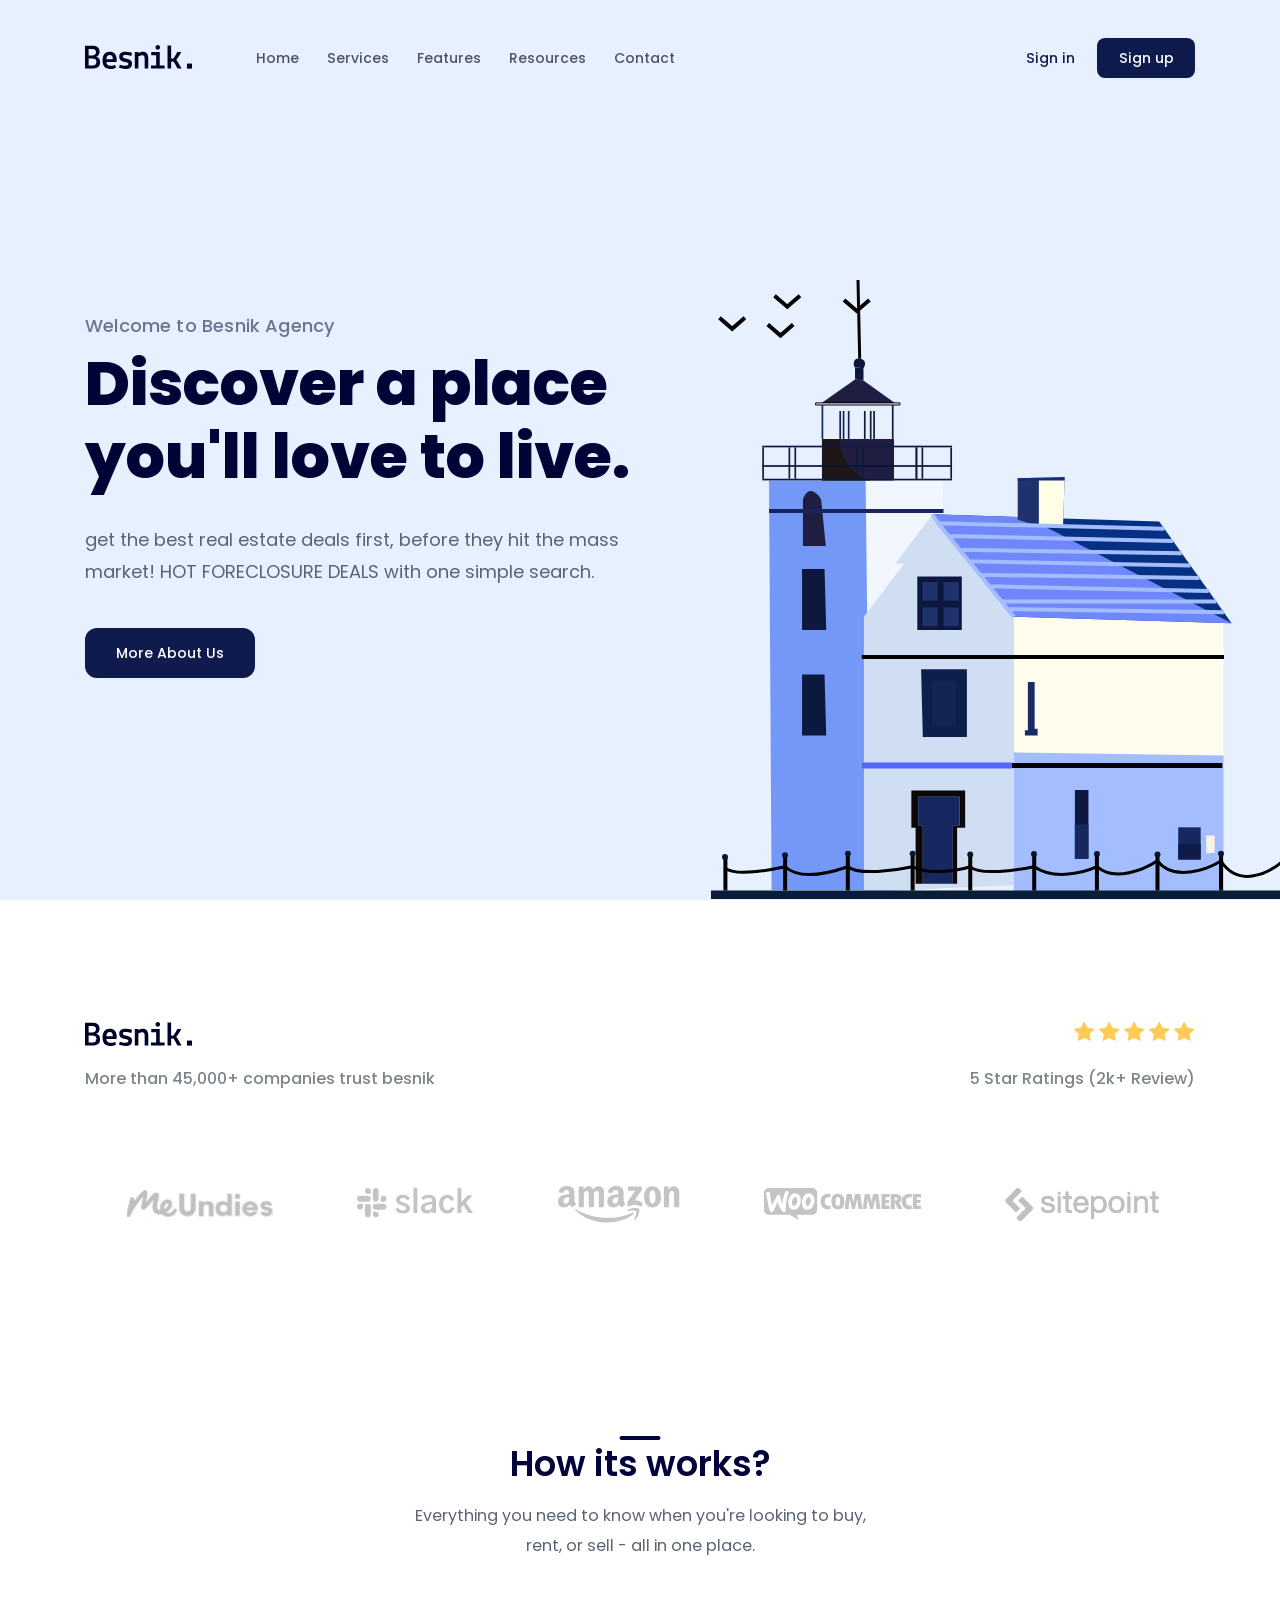
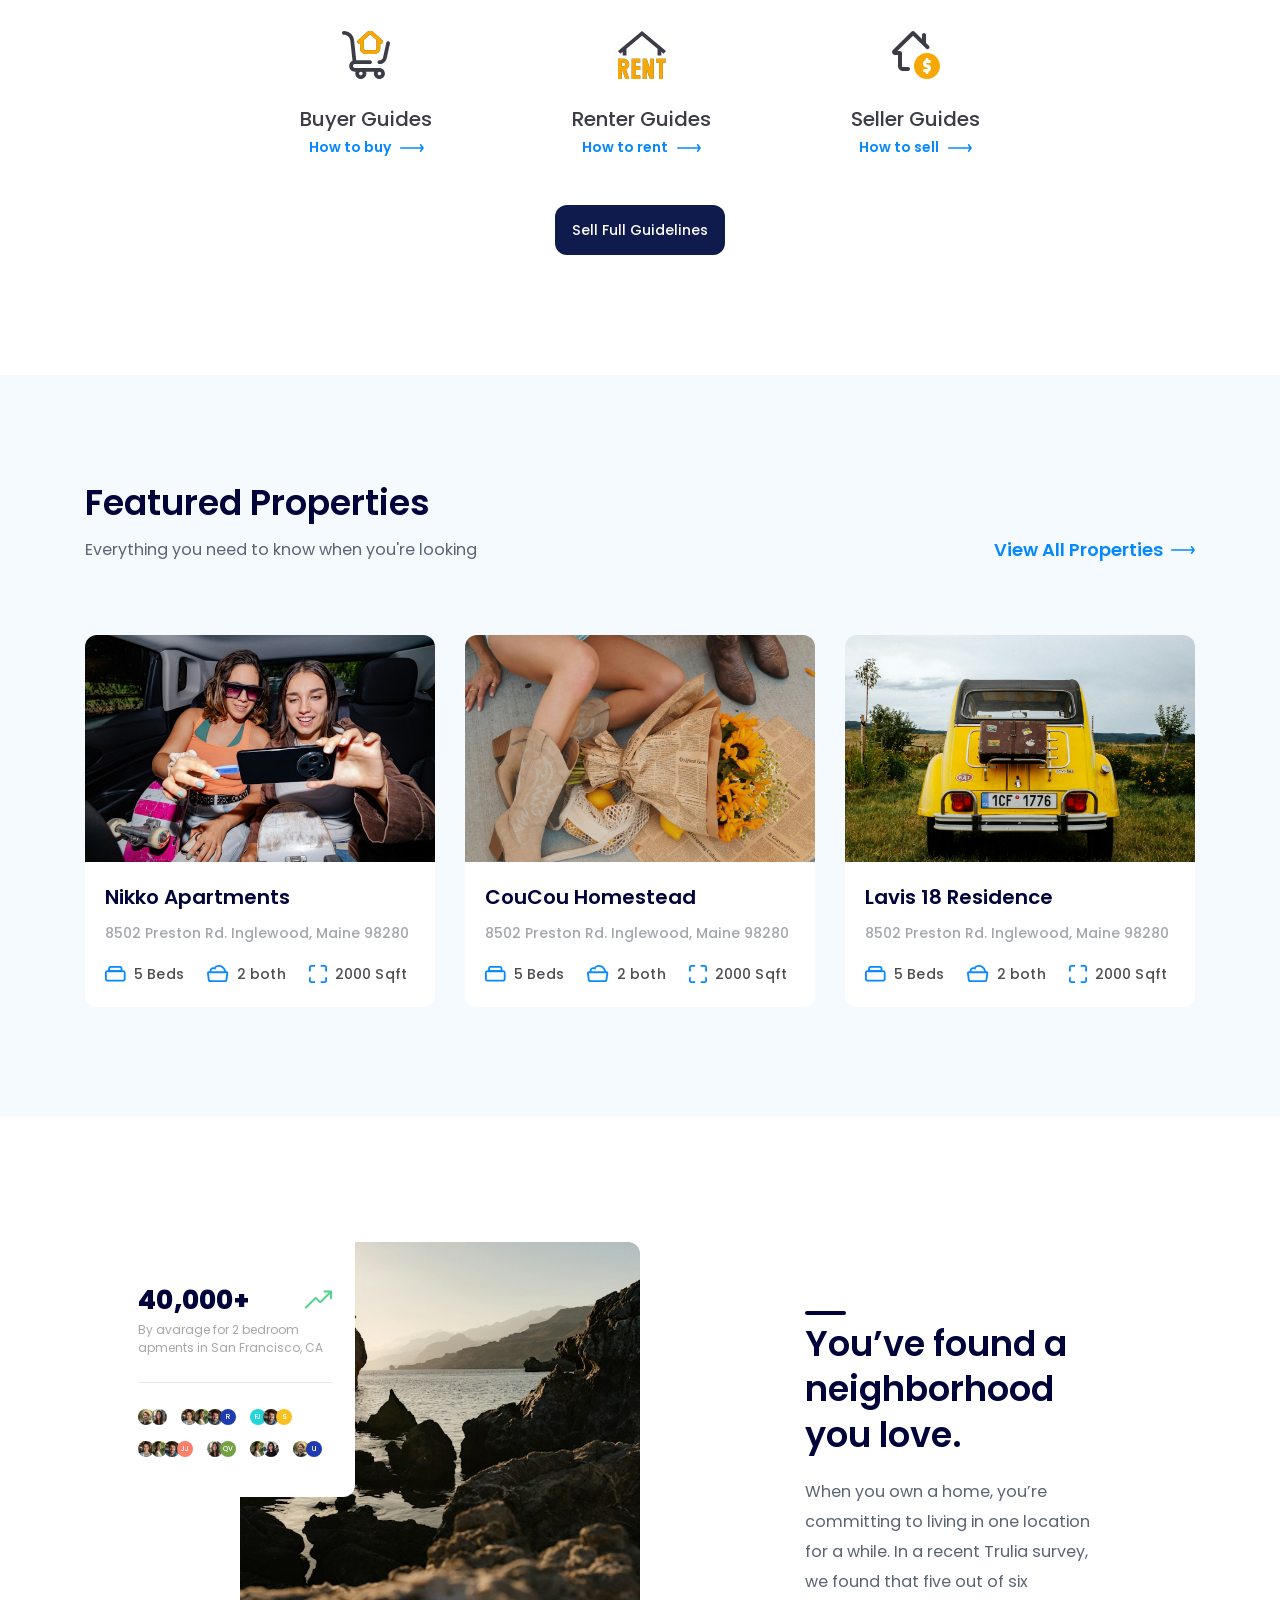
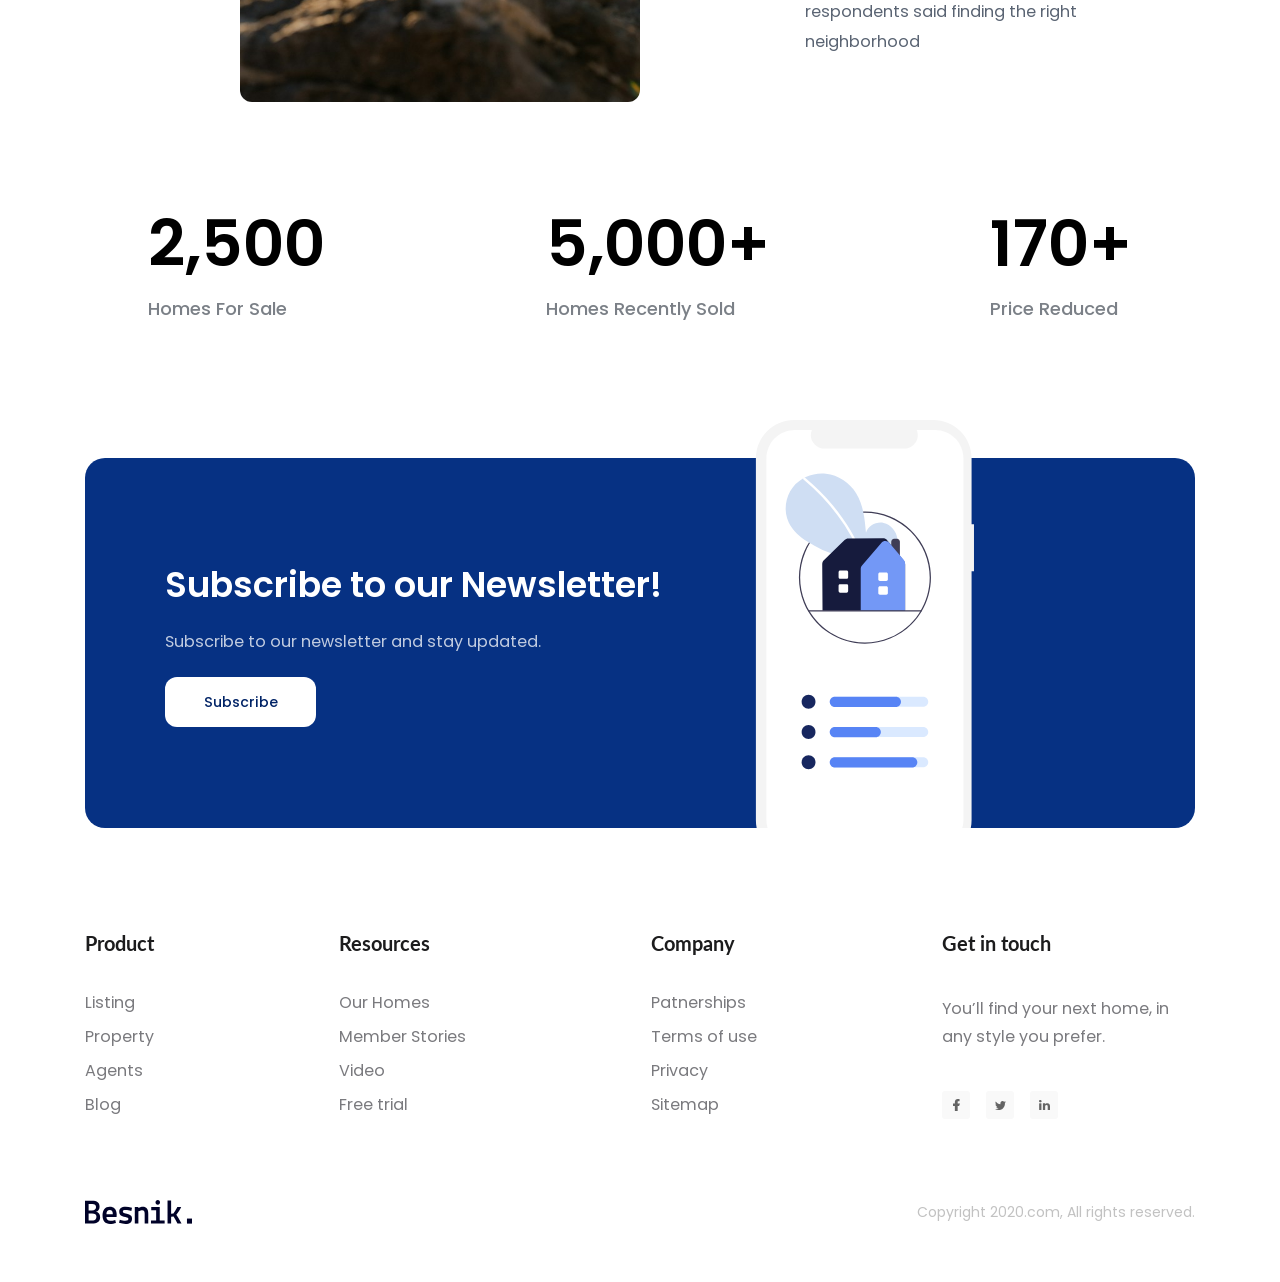
<file: index.html>
<!doctype html>
<html lang="en">
    <head>
        <meta charset="UTF-8" />
        <meta name="viewport" content="width=device-width, initial-scale=1.0" />
        <title>F8 Project 1234</title>

        <!-- Favicon -->
        <link rel="apple-touch-icon" sizes="57x57" href="./assets/favicon" />
        <link
            rel="apple-touch-icon"
            sizes="60x60"
            href="./assets/favicon/apple-icon-60x60.png"
        />
        <link
            rel="apple-touch-icon"
            sizes="72x72"
            href="./assets/favicon/apple-icon-72x72.png"
        />
        <link
            rel="apple-touch-icon"
            sizes="76x76"
            href="./assets/favicon/apple-icon-76x76.png"
        />
        <link
            rel="apple-touch-icon"
            sizes="114x114"
            href="./assets/favicon/apple-icon-114x114.png"
        />
        <link
            rel="apple-touch-icon"
            sizes="120x120"
            href="./assets/favicon/apple-icon-120x120.png"
        />
        <link
            rel="apple-touch-icon"
            sizes="144x144"
            href="./assets/favicon/apple-icon-144x144.png"
        />
        <link
            rel="apple-touch-icon"
            sizes="152x152"
            href="./assets/favicon/apple-icon-152x152.png"
        />
        <link
            rel="apple-touch-icon"
            sizes="180x180"
            href="./assets/favicon/apple-icon-180x180.png"
        />
        <link
            rel="icon"
            type="image/png"
            sizes="192x192"
            href="./assets/favicon/android-icon-192x192.png"
        />
        <link
            rel="icon"
            type="image/png"
            sizes="32x32"
            href="./assets/favicon/favicon-32x32.png"
        />
        <link
            rel="icon"
            type="image/png"
            sizes="96x96"
            href="./assets/favicon/favicon-96x96.png"
        />
        <link
            rel="icon"
            type="image/png"
            sizes="16x16"
            href="./assets/favicon/favicon-16x16.png"
        />
        <link rel="manifest" href="./assets/favicon/manifest.json" />
        <meta name="msapplication-TileColor" content="#ffffff" />
        <meta
            name="msapplication-TileImage"
            content="./assets/favicon/ms-icon-144x144.png"
        />
        <meta name="theme-color" content="#ffffff" />

        <!-- Reset CSS -->
        <link rel="stylesheet" href="./assets/css/reset.css" />

        <!-- Embed fonts -->
        <link rel="preconnect" href="https://fonts.googleapis.com" />
        <link rel="preconnect" href="https://fonts.gstatic.com" crossorigin />
        <link
            href="https://fonts.googleapis.com/css2?family=Lato:wght@700&display=swap"
            rel="stylesheet"
        />

        <link rel="preconnect" href="https://fonts.googleapis.com" />
        <link rel="preconnect" href="https://fonts.gstatic.com" crossorigin />
        <link rel="stylesheet" href="./assets/fonts/stylesheet.css" />
        <link rel="stylesheet" href="./assets/css/styles.css" />
    </head>
    <body>
        <header class="fix-header">
            <div class="content">
                <!-- Navbar -->
                <nav class="navbar">
                    <!-- Logo -->
                    <a href="#"
                        ><img src="./assets/img/logo.svg" alt="Besnik."
                    /></a>

                    <!-- Navigation -->
                    <ul>
                        <li><a href="#">Home</a></li>
                        <li><a href="#services">Services</a></li>
                        <li><a href="#features">Features</a></li>
                        <li><a href="#resources">Resources</a></li>
                        <li><a href="#contact">Contact</a></li>
                    </ul>
                    <!-- Action -->
                    <div class="actions">
                        <a href="#!" class="action-link">Sign in</a>
                        <a href="#!" class="btn action-btn">Sign up</a>
                    </div>
                </nav>
            </div>
        </header>

        <main>
            <!-- Hero -->
            <header class="hero-wrap">
                <div class="content">
                    <div class="info">
                        <p class="sub-title">Welcome to Besnik Agency</p>
                        <h1 class="title">
                            Discover a place you'll love to live.
                        </h1>
                        <p class="desc">
                            get the best real estate deals first, before they
                            hit the mass market! HOT FORECLOSURE DEALS with one
                            simple search.
                        </p>
                        <!-- Call to action -->
                        <a href="#!" class="btn hero-cta">More About Us</a>
                    </div>

                    <img
                        src="./assets/img/hero-img.svg"
                        alt="Discover a place you'll love to live."
                        class="hero-img"
                    />
                </div>
            </header>

            <!-- Clients -->
            <div class="clients">
                <div class="content">
                    <div class="row">
                        <!-- Logo -->
                        <img src="./assets/img/logo.svg" alt="Besnik." />

                        <!-- Stars -->
                        <div class="stars">
                            <img src="./assets/img/star.svg" alt="Stars" />
                            <img src="./assets/img/star.svg" alt="Stars" />
                            <img src="./assets/img/star.svg" alt="Stars" />
                            <img src="./assets/img/star.svg" alt="Stars" />
                            <img src="./assets/img/star.svg" alt="Stars" />
                        </div>
                    </div>

                    <div class="row row-desc">
                        <p class="desc">
                            More than 45,000+ companies trust besnik
                        </p>
                        <p class="desc">5 Star Ratings (2k+ Review)</p>
                    </div>
                    <div class="images">
                        <a href="#!">
                            <img
                                src="./assets/img/client-1.svg"
                                alt="Client 1"
                            />
                        </a>
                        <a href="#!">
                            <img
                                src="./assets/img/client-2.svg"
                                alt="Client 2"
                            />
                        </a>
                        <a href="#!">
                            <img
                                src="./assets/img/client-3.svg"
                                alt="Client 3"
                            />
                        </a>
                        <a href="#!">
                            <img
                                src="./assets/img/client-4.svg"
                                alt="Client 4"
                            />
                        </a>
                        <a href="#!">
                            <img
                                src="./assets/img/client-5.svg"
                                alt="Client 5"
                            />
                        </a>
                    </div>
                </div>
            </div>

            <!-- Guides -->
            <div id="services" class="guides">
                <div class="content">
                    <h2 class="sub-title">How its works?</h2>
                    <p class="desc">
                        Everything you need to know when you're looking to buy,
                        rent, or sell - all in one place.
                    </p>

                    <!-- List guide -->
                    <ul class="list-guide">
                        <li class="guide-item">
                            <img
                                src="./assets/img/buyer.svg"
                                alt="Buyer"
                                class="icon"
                            />
                            <h3 class="title">Buyer Guides</h3>
                            <a href="#!" class="link">
                                <span>How to buy</span>
                                <img
                                    src="./assets/img/arrow-right.svg"
                                    alt="Arrow right"
                                    class="arrow"
                                />
                            </a>
                        </li>
                        <li class="guide-item">
                            <img
                                src="./assets/img/renter.svg"
                                alt="Renter"
                                class="icon"
                            />
                            <h3 class="title">Renter Guides</h3>
                            <a href="#!" class="link">
                                <span>How to rent</span>
                                <img
                                    src="./assets/img/arrow-right.svg"
                                    alt="Arrow right"
                                    class="arrow"
                                />
                            </a>
                        </li>
                        <li class="guide-item">
                            <img
                                src="./assets/img/seller.svg"
                                alt="Seller"
                                class="icon"
                            />
                            <h3 class="title">Seller Guides</h3>
                            <a href="#!" class="link">
                                <span>How to sell</span>
                                <img
                                    src="./assets/img/arrow-right.svg"
                                    alt="Arrow right"
                                    class="arrow"
                                />
                            </a>
                        </li>
                    </ul>

                    <div class="guide-cta">
                        <a href="#!" class="btn">Sell Full Guidelines</a>
                    </div>
                </div>
            </div>

            <!-- Featured -->
            <div id="features" class="featured">
                <div class="content">
                    <header>
                        <h2 class="sub-title">Featured Properties</h2>
                        <div class="row">
                            <p class="desc">
                                Everything you need to know when you're looking
                            </p>
                            <a href="#!" class="link">
                                <span>View All Properties</span>
                                <img
                                    src="./assets/img/arrow-right.svg"
                                    alt="Arrow right"
                                    class="arrow"
                                />
                            </a>
                        </div>
                    </header>

                    <div class="list">
                        <!-- Featured item 1 -->
                        <div class="item">
                            <a href="#!">
                                <img
                                    src="./assets/img/featured-1.jpg"
                                    alt="Nikko Apartments"
                                    class="thumb"
                                />
                            </a>
                            <div class="body">
                                <h3 class="title">
                                    <a href="#!">Nikko Apartments</a>
                                </h3>
                                <p class="desc">
                                    8502 Preston Rd. Inglewood, Maine 98280
                                </p>
                                <div class="info">
                                    <img
                                        src="./assets/img/beds.svg"
                                        alt=""
                                        class="icon"
                                    />
                                    <span class="label">5 Beds</span>

                                    <img
                                        src="./assets/img/both.svg"
                                        alt=""
                                        class="icon"
                                    />
                                    <span class="label">2 both</span>

                                    <img
                                        src="./assets/img/sqft.svg"
                                        alt=""
                                        class="icon"
                                    />
                                    <span class="label">2000 Sqft</span>
                                </div>
                            </div>
                        </div>

                        <!-- Featured item 2 -->
                        <div class="item">
                            <a href="#!">
                                <img
                                    src="./assets/img/featured-2.jpg"
                                    alt="Nikko Apartments"
                                    class="thumb"
                                />
                            </a>
                            <div class="body">
                                <h3 class="title">
                                    <a href="#!" class="line-clamp"
                                        >CouCou Homestead</a
                                    >
                                </h3>
                                <p
                                    class="desc line-clamp"
                                    style="--line-clamp: 3"
                                >
                                    8502 Preston Rd. Inglewood, Maine 98280
                                </p>
                                <div class="info">
                                    <img
                                        src="./assets/img/beds.svg"
                                        alt=""
                                        class="icon"
                                    />
                                    <span class="label">5 Beds</span>

                                    <img
                                        src="./assets/img/both.svg"
                                        alt=""
                                        class="icon"
                                    />
                                    <span class="label">2 both</span>

                                    <img
                                        src="./assets/img/sqft.svg"
                                        alt=""
                                        class="icon"
                                    />
                                    <span class="label">2000 Sqft</span>
                                </div>
                            </div>
                        </div>

                        <!-- Featured item 3 -->
                        <div class="item">
                            <a href="#!">
                                <img
                                    src="./assets/img/featured-3.jpg"
                                    alt="Nikko Apartments"
                                    class="thumb"
                                />
                            </a>
                            <div class="body">
                                <h3 class="title">
                                    <a href="#!">Lavis 18 Residence</a>
                                </h3>
                                <p class="desc">
                                    8502 Preston Rd. Inglewood, Maine 98280
                                </p>
                                <div class="info">
                                    <img
                                        src="./assets/img/beds.svg"
                                        alt=""
                                        class="icon"
                                    />
                                    <span class="label">5 Beds</span>

                                    <img
                                        src="./assets/img/both.svg"
                                        alt=""
                                        class="icon"
                                    />
                                    <span class="label">2 both</span>

                                    <img
                                        src="./assets/img/sqft.svg"
                                        alt=""
                                        class="icon"
                                    />
                                    <span class="label">2000 Sqft</span>
                                </div>
                            </div>
                        </div>
                    </div>
                </div>
            </div>

            <!-- Stats -->
            <div id="resources" class="stats">
                <div class="content">
                    <div class="row">
                        <div class="img-block">
                            <img
                                class="image"
                                src="./assets/img/stats-img.jpg"
                                alt="You’ve found a neighborhood you love."
                            />

                            <!-- Trend -->
                            <div class="stats-trend">
                                <div class="row">
                                    <strong class="value">40,000+</strong>
                                    <img
                                        src="./assets/img/arrow-trend-up.svg"
                                        alt=""
                                        class="icon"
                                    />
                                </div>
                                <p class="desc">
                                    By avarage for 2 bedroom apments in San
                                    Francisco, CA
                                </p>
                                <div class="separate"></div>
                                <div class="avatar-block">
                                    <div class="avatar-group">
                                        <img
                                            src="./assets/img/avatar-1.jpg"
                                            alt=""
                                            class="avatar"
                                        />
                                        <img
                                            src="./assets/img/avatar-2.jpg"
                                            alt=""
                                            class="avatar"
                                        />
                                    </div>
                                    <div class="avatar-group">
                                        <img
                                            src="./assets/img/avatar-3.jpg"
                                            alt=""
                                            class="avatar"
                                        />
                                        <img
                                            src="./assets/img/avatar-4.jpg"
                                            alt=""
                                            class="avatar"
                                        />
                                        <img
                                            src="./assets/img/avatar-5.jpg"
                                            alt=""
                                            class="avatar"
                                        />
                                        <div
                                            class="avatar"
                                            style="--bg-color: #1f3bb1"
                                        >
                                            R
                                        </div>
                                    </div>
                                    <div class="avatar-group">
                                        <div
                                            class="avatar"
                                            style="--bg-color: #24d6d9"
                                        >
                                            FJ
                                        </div>
                                        <img
                                            src="./assets/img/avatar-5.jpg"
                                            alt=""
                                            class="avatar"
                                        />
                                        <div
                                            class="avatar"
                                            style="--bg-color: #f8c120"
                                        >
                                            S
                                        </div>
                                    </div>
                                    <div class="avatar-group">
                                        <img
                                            src="./assets/img/avatar-3.jpg"
                                            alt=""
                                            class="avatar"
                                        />
                                        <img
                                            src="./assets/img/avatar-4.jpg"
                                            alt=""
                                            class="avatar"
                                        />
                                        <img
                                            src="./assets/img/avatar-5.jpg"
                                            alt=""
                                            class="avatar"
                                        />
                                        <div
                                            class="avatar"
                                            style="--bg-color: #f97f6b"
                                        >
                                            JJ
                                        </div>
                                    </div>
                                    <div class="avatar-group">
                                        <img
                                            src="./assets/img/avatar-2.jpg"
                                            alt=""
                                            class="avatar"
                                        />
                                        <div
                                            class="avatar"
                                            style="--bg-color: #73a242"
                                        >
                                            QV
                                        </div>
                                    </div>
                                    <div class="avatar-group">
                                        <img
                                            src="./assets/img/avatar-4.jpg"
                                            alt=""
                                            class="avatar"
                                        />
                                        <img
                                            src="./assets/img/avatar-6.jpg"
                                            alt=""
                                            class="avatar"
                                        />
                                    </div>
                                    <div class="avatar-group">
                                        <img
                                            src="./assets/img/avatar-1.jpg"
                                            alt=""
                                            class="avatar"
                                        />
                                        <div
                                            class="avatar"
                                            style="--bg-color: #1f3bb0"
                                        >
                                            UI
                                        </div>
                                    </div>
                                </div>
                            </div>
                        </div>
                        <div class="info">
                            <h2 class="sub-title">
                                You’ve found a neighborhood you love.
                            </h2>
                            <p class="desc">
                                When you own a home, you’re committing to living
                                in one location for a while. In a recent Trulia
                                survey, we found that five out of six
                                respondents said finding the right neighborhood
                            </p>
                        </div>
                    </div>
                    <div class="row row-qty">
                        <div class="qty-item">
                            <strong class="qty">2,500</strong>
                            <p class="qty-desc">Homes For Sale</p>
                        </div>
                        <div class="qty-item">
                            <strong class="qty">5,000+</strong>
                            <p class="qty-desc">Homes Recently Sold</p>
                        </div>
                        <div class="qty-item">
                            <strong class="qty">170+</strong>
                            <p class="qty-desc">Price Reduced</p>
                        </div>
                    </div>
                </div>
            </div>

            <!-- Subscription -->
            <div id="contact" class="subscription">
                <div class="content">
                    <div class="body">
                        <div class="info">
                            <h2 class="sub-title">
                                Subscribe to our Newsletter!
                            </h2>
                            <p class="desc">
                                Subscribe to our newsletter and stay updated.
                            </p>
                            <a href="#!" class="btn">Subscribe</a>
                        </div>
                        <img
                            src="./assets/img/newletter.svg"
                            alt=""
                            class="image"
                        />
                    </div>
                </div>
            </div>
        </main>

        <!-- Footer -->
        <footer class="footer">
            <div class="content">
                <div class="row row-top">
                    <!-- Product column -->
                    <div class="column">
                        <h3 class="heading">Product</h3>
                        <ul class="list">
                            <li class="item">
                                <a href="">Listing</a>
                            </li>
                            <li class="item">
                                <a href="">Property</a>
                            </li>
                            <li class="item">
                                <a href="">Agents</a>
                            </li>
                            <li class="item">
                                <a href="">Blog</a>
                            </li>
                        </ul>
                    </div>
                    <!-- Resources column -->
                    <div class="column">
                        <h3 class="heading">Resources</h3>
                        <ul class="list">
                            <li class="item">
                                <a href="">Our Homes</a>
                            </li>
                            <li class="item">
                                <a href="">Member Stories</a>
                            </li>
                            <li class="item">
                                <a href="">Video</a>
                            </li>
                            <li class="item">
                                <a href="">Free trial</a>
                            </li>
                        </ul>
                    </div>
                    <!-- Company column -->
                    <div class="column">
                        <h3 class="heading">Company</h3>
                        <ul class="list">
                            <li class="item">
                                <a href="">Patnerships</a>
                            </li>
                            <li class="item">
                                <a href="">Terms of use</a>
                            </li>
                            <li class="item">
                                <a href="">Privacy</a>
                            </li>
                            <li class="item">
                                <a href="">Sitemap</a>
                            </li>
                        </ul>
                    </div>
                    <div class="column">
                        <h3 class="heading">Get in touch</h3>
                        <p class="desc">
                            You’ll find your next home, in any style you prefer.
                        </p>
                        <div class="social">
                            <a href="" class="social-link">
                                <img src="./assets/img/facebook.svg" alt="" />
                            </a>
                            <a href="" class="social-link">
                                <img src="./assets/img/twitter.svg" alt="" />
                            </a>
                            <a href="" class="social-link">
                                <img src="./assets/img/linkedin.svg" alt="" />
                            </a>
                        </div>
                    </div>
                </div>
                <div class="row row-bottom">
                    <img
                        src="./assets/img/logo.svg"
                        alt="Besnik."
                        class="logo"
                    />
                    <p class="copyright">
                        Copyright 2020.com, All rights reserved.
                    </p>
                </div>
            </div>
        </footer>
    </body>
</html>
</file>
<file: assets/fonts/stylesheet.css>
/* ================ Poppins ======================= */
@font-face {
    font-family: "Poppins";
    src:
        url("Poppins/Poppins-BlackItalic.woff2") format("woff2"),
        url("Poppins/Poppins-BlackItalic.woff") format("woff");
    font-weight: 900;
    font-style: italic;
    font-display: swap;
}

@font-face {
    font-family: "Poppins";
    src:
        url("Poppins/Poppins-Black.woff2") format("woff2"),
        url("Poppins/Poppins-Black.woff") format("woff");
    font-weight: 900;
    font-style: normal;
    font-display: swap;
}

@font-face {
    font-family: "Poppins";
    src:
        url("Poppins/Poppins-Bold.woff2") format("woff2"),
        url("Poppins/Poppins-Bold.woff") format("woff");
    font-weight: bold;
    font-style: normal;
    font-display: swap;
}

@font-face {
    font-family: "Poppins";
    src:
        url("Poppins/Poppins-BoldItalic.woff2") format("woff2"),
        url("Poppins/Poppins-BoldItalic.woff") format("woff");
    font-weight: bold;
    font-style: italic;
    font-display: swap;
}

@font-face {
    font-family: "Poppins";
    src:
        url("Poppins/Poppins-ExtraBold.woff2") format("woff2"),
        url("Poppins/Poppins-ExtraBold.woff") format("woff");
    font-weight: bold;
    font-style: normal;
    font-display: swap;
}

@font-face {
    font-family: "Poppins";
    src:
        url("Poppins/Poppins-ExtraBoldItalic.woff2") format("woff2"),
        url("Poppins/Poppins-ExtraBoldItalic.woff") format("woff");
    font-weight: bold;
    font-style: italic;
    font-display: swap;
}

@font-face {
    font-family: "Poppins";
    src:
        url("Poppins/Poppins-ExtraLight.woff2") format("woff2"),
        url("Poppins/Poppins-ExtraLight.woff") format("woff");
    font-weight: 200;
    font-style: normal;
    font-display: swap;
}

@font-face {
    font-family: "Poppins";
    src:
        url("Poppins/Poppins-ExtraLightItalic.woff2") format("woff2"),
        url("Poppins/Poppins-ExtraLightItalic.woff") format("woff");
    font-weight: 200;
    font-style: italic;
    font-display: swap;
}

@font-face {
    font-family: "Poppins";
    src:
        url("Poppins/Poppins-Italic.woff2") format("woff2"),
        url("Poppins/Poppins-Italic.woff") format("woff");
    font-weight: normal;
    font-style: italic;
    font-display: swap;
}

@font-face {
    font-family: "Poppins";
    src:
        url("Poppins/Poppins-Light.woff2") format("woff2"),
        url("Poppins/Poppins-Light.woff") format("woff");
    font-weight: 300;
    font-style: normal;
    font-display: swap;
}

@font-face {
    font-family: "Poppins";
    src:
        url("Poppins/Poppins-LightItalic.woff2") format("woff2"),
        url("Poppins/Poppins-LightItalic.woff") format("woff");
    font-weight: 300;
    font-style: italic;
    font-display: swap;
}

@font-face {
    font-family: "Poppins";
    src:
        url("Poppins/Poppins-Medium.woff2") format("woff2"),
        url("Poppins/Poppins-Medium.woff") format("woff");
    font-weight: 500;
    font-style: normal;
    font-display: swap;
}

@font-face {
    font-family: "Poppins";
    src:
        url("Poppins/Poppins-MediumItalic.woff2") format("woff2"),
        url("Poppins/Poppins-MediumItalic.woff") format("woff");
    font-weight: 500;
    font-style: italic;
    font-display: swap;
}

@font-face {
    font-family: "Poppins";
    src:
        url("Poppins/Poppins-Regular.woff2") format("woff2"),
        url("Poppins/Poppins-Regular.woff") format("woff");
    font-weight: normal;
    font-style: normal;
    font-display: swap;
}

@font-face {
    font-family: "Poppins";
    src:
        url("Poppins/Poppins-SemiBold.woff2") format("woff2"),
        url("Poppins/Poppins-SemiBold.woff") format("woff");
    font-weight: 600;
    font-style: normal;
    font-display: swap;
}

@font-face {
    font-family: "Poppins";
    src:
        url("Poppins/Poppins-SemiBoldItalic.woff2") format("woff2"),
        url("Poppins/Poppins-SemiBoldItalic.woff") format("woff");
    font-weight: 600;
    font-style: italic;
    font-display: swap;
}

@font-face {
    font-family: "Poppins";
    src:
        url("Poppins/Poppins-Thin.woff2") format("woff2"),
        url("Poppins/Poppins-Thin.woff") format("woff");
    font-weight: 100;
    font-style: normal;
    font-display: swap;
}

@font-face {
    font-family: "Poppins";
    src:
        url("Poppins/Poppins-ThinItalic.woff2") format("woff2"),
        url("Poppins/Poppins-ThinItalic.woff") format("woff");
    font-weight: 100;
    font-style: italic;
    font-display: swap;
}
</file>
<file: assets/css/styles.css>
* {
    box-sizing: border-box;
}

:root {
    --primary-color: #0f1b4c;
}

html,
body {
    scroll-behavior: smooth;
}

html {
    font-size: 62.5%;
}

body {
    font-size: 1.6rem;
    font-family: "Poppins", sans-serif;
}

/* Common */
a {
    text-decoration: none;
}

.content {
    width: 1110px;
    max-width: calc(100% - 48px);
    margin-left: auto;
    margin-right: auto;
}

.btn {
    display: inline-block;
    min-width: 98px;
    padding: 18px 16px;
    border-radius: 12px;
    background: var(--primary-color);
    font-weight: 500;
    font-size: 1.4rem;
    text-align: center;
    color: #fff;
}

.btn:hover {
    opacity: 0.9;
}

.line-clamp {
    display: -webkit-box;
    -webkit-line-clamp: var(--line-clamp, 2);
    -webkit-box-orient: vertical;
    overflow: hidden;
}

.center {
    display: flex;
    align-items: center;
    justify-content: center;
}

/* =========== Header =========== */
.fix-header {
    background: #e6f0ff;
    padding-top: 26px;
    position: sticky;
    top: -26px;
    z-index: 1;
}

.hero-wrap {
    position: relative;
    display: flex;
    flex-direction: column;
    justify-content: center;
    background: #e6f0ff;
    height: calc(100vh - 90px);
}

.navbar {
    display: flex;
    align-items: center;
    padding: 12px 0;
}

.navbar ul {
    display: flex;
    margin-left: 50px;
}

.navbar .actions {
    margin-left: auto;
}

.navbar ul a {
    font-weight: 500;
    font-size: 1.4rem;
    color: #4f5361;
    padding: 8px 14px;
}

.navbar ul a:hover {
    text-decoration: underline;
}

.navbar .action-link {
    font-weight: 500;
    font-size: 1.4rem;
    color: var(--primary-color);
}

.navbar .action-btn {
    padding: 13px 16px;
    margin-left: 18px;
    border-radius: 8px;
}

.hero-wrap .info {
    width: 51%;
}

.hero-wrap .sub-title {
    font-weight: 500;
    font-size: 1.8rem;
    line-height: 1.5;
    letter-spacing: 0.01em;
    color: #687690;
}

.hero-wrap .title {
    margin-top: 8px;
    font-weight: 700;
    font-size: 6.2rem;
    line-height: 1.19;
    color: #000336;
}

.hero-wrap .desc {
    margin-top: 30px;
    font-weight: 400;
    font-size: 1.8rem;
    line-height: 1.78;
    color: #5a6473;
}

.hero-cta {
    min-width: 170px;
    margin-top: 40px;
}

.hero-img {
    position: absolute;
    right: calc((100vw - 1110px) / 2 - 100px);
    bottom: 0;
}

/* =========== Clients =========== */
.clients {
    margin-top: 79px;
    padding: 43px 0 64px;
}

.clients .row {
    display: flex;
    justify-content: space-between;
}

.clients .desc {
    font-weight: 500;
    font-size: 1.6rem;
    line-height: 1.25; /* 125% */
    color: #7d8589;
}

.clients .row-desc {
    margin-top: 23px;
}

.clients .images {
    display: flex;
    align-items: center;
    justify-content: space-between;
    margin-top: 70px;
}

.clients .images a {
    display: flex;
    align-items: center;
    height: 90px;
    padding: 0 42px;
    border-radius: 12px;
}

.clients .images a:hover {
    box-shadow: 0px 10px 20px rgba(0, 0, 0, 0.1);
}

/* =========== Guides =========== */
.guides {
    margin-top: 40px;
    padding: 93px 0 79px;
}

.guides .sub-title {
    position: relative;
    font-weight: 600;
    font-size: 3.5rem;
    line-height: 1;
    text-align: center;
    color: #000339;
}

.guides .sub-title::before {
    position: absolute;
    top: -10px;
    left: 50%;
    transform: translateX(-50%);
    content: "";
    display: inline-block;
    width: 41px;
    height: 4px;
    background: #000339;
    border-radius: 12px;
}

.guides .desc {
    width: 459px;
    max-width: 100%;
    margin: 20px auto 0;
    font-weight: 400;
    font-size: 1.6rem;
    line-height: 1.88;
    text-align: center;
    color: #5a6473;
}

.list-guide {
    display: flex;
    justify-content: center;
    margin-top: 70px;
}

.guide-item {
    margin: 0 70px;
    text-align: center;
}

.guide-item .title {
    margin-top: 26px;
    font-weight: 500;
    font-size: 2rem;
    line-height: 1.1;
    color: #3b3c45;
}

.guide-item .link {
    display: inline-block;
    margin-top: 10px;
    font-weight: 600;
    font-size: 1.4rem;
    color: #0689ff;
}

.guide-item .arrow {
    margin-left: 6px;
}

.guide-cta {
    display: flex;
    justify-content: center;
    margin-top: 50px;
}

.guide-cta .btn {
    min-width: 170px;
}

/* =========== Featured =========== */
.featured {
    margin-top: 41px;
    padding: 110px 0;
    background: #f5fafe;
}

.featured .sub-title {
    font-weight: 600;
    font-size: 3.5rem;
    line-height: 1;
    color: #000339;
}

.featured .row {
    display: flex;
    justify-content: space-between;
    margin-top: 15px;
}

.featured .desc {
    font-weight: 400;
    font-size: 1.6rem;
    line-height: 1.88;
    color: #5a6473;
}

.featured .link {
    display: flex;
    align-items: center;
    font-weight: 600;
    font-size: 1.8rem;
    text-align: right;
    color: #0689ff;
}

.featured .link .arrow {
    margin-left: 8px;
}

.featured .list {
    display: flex;
    gap: 30px;
    margin-top: 70px;
}

.featured .item {
    flex: 1;
    background: #fff;
    border-radius: 12px;
}

.featured .item .thumb {
    width: 100%;
    height: 227px;
    object-fit: cover;
    border-top-left-radius: 12px;
    border-top-right-radius: 12px;
}

.featured .item .body {
    padding: 17px 20px 24px;
}

.featured .item .title a {
    font-weight: 600;
    font-size: 2rem;
    line-height: 1.5;
    color: #000339;
}

.featured .item .desc {
    word-break: break-all;
    margin-top: 11px;
    font-weight: 500;
    font-size: 1.4rem;
    line-height: 1.5;
    color: #a3a6ab;
    word-break: break-all;
}

.featured .item .info {
    display: flex;
    align-items: center;
    margin-top: 21px;
}

.featured .item .icon {
    margin-left: 23px;
}

.featured .item .icon:first-child {
    margin-left: 0;
}

.featured .item .label {
    margin-left: 8px;
    font-weight: 500;
    font-size: 1.4rem;
    letter-spacing: 0.01em;
    color: #4d4d52;
}

/* Stats */
.stats {
    margin-top: 75px;
    padding: 50px 0;
}

.stats .content {
    width: 1048px;
}

.stats .row {
    display: flex;
}

.stats .img-block,
.stats .info {
    width: 50%;
}

.stats .img-block {
    position: relative;
}

.stats .info {
    padding: 79px 0 0 165px;
}

.stats-trend {
    position: absolute;
    top: 0;
    left: 0;
    width: 239px;
    padding: 45px 22px 40px;
    border-radius: 0 0 12px 12px;
    background-color: #fff;
}

.stats-trend .value {
    font-weight: 700;
    font-size: 2.6rem;
    letter-spacing: 0.01em;
    color: #000339;
}

.stats-trend .icon {
    margin-left: auto;
}

.stats-trend .desc {
    margin-top: 8px;
    font-weight: 400;
    font-size: 1.2rem;
    line-height: 1.5;
    color: #a7a7a7;
}

.stats-trend .separate {
    height: 1.2px;
    margin-top: 25px;
    background: #e9e9e9;
}

.stats .avatar-block {
    display: flex;
    flex-wrap: wrap;
    gap: 16px 14px;
    margin-top: 26px;
}

.stats .avatar-group {
    display: flex;
}

.stats .avatar {
    width: 16px;
    height: 16px;
    margin-left: -3px;
    object-fit: cover;
    border-radius: 50%;
    background: var(--bg-color, #fff);
    font-weight: 450;
    font-size: 0.7rem;
    line-height: 16px;
    text-align: center;
    letter-spacing: -0.02em;
    color: #fff;
}

.stats .avatar:first-child {
    margin-left: 0;
}

.stats .img-block .image {
    display: block;
    margin-left: auto;
    width: 400px;
    height: 460px;
    border-radius: 12px;
    object-fit: cover;
}

.stats .sub-title {
    position: relative;
    width: 269px;
    font-weight: 600;
    font-size: 3.5rem;
    line-height: 1.29;
    color: #000339;
}

.stats .sub-title::before {
    position: absolute;
    top: -10px;
    left: 0;
    content: "";
    display: block;
    width: 41px;
    height: 4px;
    border-radius: 12px;
    background: #000339;
}

.stats .info .desc {
    width: 309px;
    margin-top: 20px;
    font-weight: 400;
    font-size: 1.6rem;
    line-height: 1.88;
    color: #5a6473;
}

.stats .row-qty {
    justify-content: space-between;
    margin-top: 110px;
    padding: 0 32px;
}

.stats .qty {
    font-weight: 600;
    font-size: 6.4rem;
    color: #000;
}

.stats .qty-desc {
    margin-top: 24px;
    font-weight: 500;
    font-size: 1.8rem;
    color: #7b8087;
}

/* Subscription */
.subscription {
    margin-top: 90px;
}

.subscription .body {
    position: relative;
    display: flex;
    align-items: center;
    height: 370px;
    border-radius: 20px;
    background: #063183;
}

.subscription .info {
    width: 671px;
    min-width: 100%;
    padding: 0 80px;
}

.subscription .sub-title {
    font-weight: 600;
    font-size: 3.5rem;
    line-height: 1.5;
    color: #fff;
}

.subscription .desc {
    margin-top: 15px;
    font-weight: 400;
    font-size: 1.6rem;
    line-height: 1.88; /* 187.5% */
    color: #fff;
    opacity: 0.75;
}

.subscription .btn {
    margin-top: 20px;
    min-width: 151px;
    background: #fff;
    color: #002366;
}

.subscription .image {
    position: absolute;
    bottom: 0;
    right: 221px;
}

/* Footer */
.footer {
    margin-top: 55px;
    padding: 50px 0 58px;
}

.footer .row {
    display: flex;
}

.footer .row-top {
    gap: 185px;
}

.footer .heading {
    font-weight: 700;
    font-family: "Lato", sans-serif;
    font-size: 2rem;
    color: #1c1c1d;
}

.footer .list,
.footer .desc {
    margin-top: 42px;
}

.footer .item {
    margin-top: 18px;
}

.footer .item a,
.footer .desc {
    font-weight: 400;
    font-size: 1.6rem;
    color: #7a7a7e;
    white-space: nowrap;
}

.footer .desc {
    white-space: normal;
    line-height: 1.75;
}

.footer .social {
    display: flex;
    margin-top: 40px;
}

.footer .social-link {
    display: flex;
    align-items: center;
    justify-content: center;
    width: 28px;
    height: 28px;
    border-radius: 3px;
    background: #f9f9f9;
}

.footer .social-link + .social-link {
    margin-left: 16px;
}

.footer .social-link:hover {
    background: #ebebeb;
}

.footer .row-bottom {
    display: flex;
    align-items: center;
    justify-content: space-between;
    margin-top: 81px;
}

.footer .copyright {
    font-weight: 400;
    font-size: 1.4rem;
    color: #c2c2c2;
}
</file>
